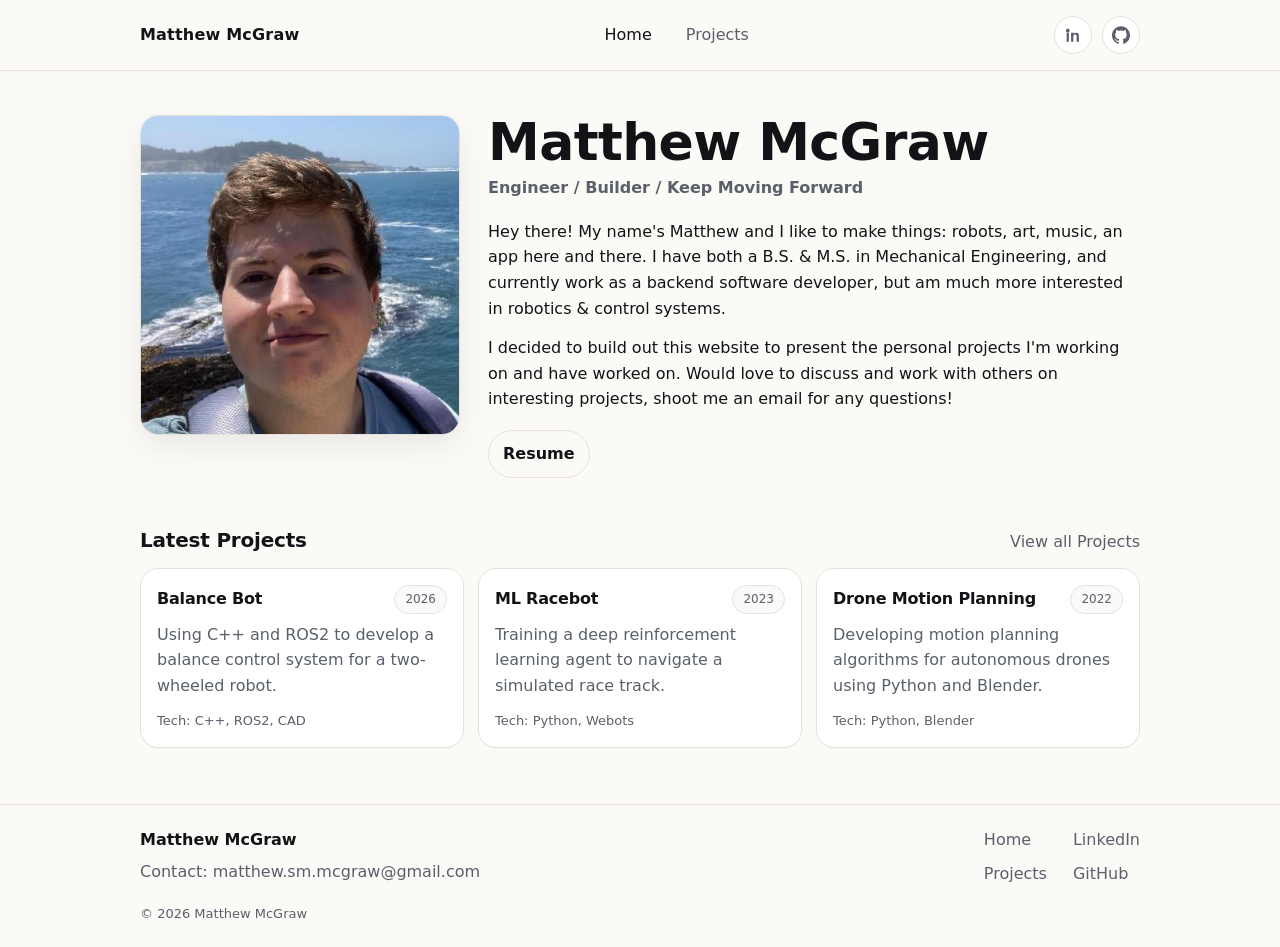
<file: index.html>
<!DOCTYPE html>
<html lang="en">

<head>
  <meta charset="utf-8" />
  <meta name="viewport" content="width=device-width, initial-scale=1" />
  <title>Matthew McGraw — Portfolio</title>
  <meta name="description" content="Projects and write-ups by Matthew McGraw." />
  <link rel="stylesheet" href="/style.css" />
</head>

<body>
  <header class="site-header">
    <div class="container header-inner">
      <a class="brand" href="/">Matthew McGraw</a>

      <nav class="nav">
        <a href="/" aria-current="page">Home</a>
        <a href="projects.html">Projects</a>
      </nav>

      <div class="social">
        <!-- Replace hrefs with yours -->
        <a class="icon-btn" href="https://www.linkedin.com/in/matthew-sm-mcgraw/" target="_blank" rel="noreferrer"
          aria-label="LinkedIn">
          <svg viewBox="0 0 24 24" aria-hidden="true">
            <path
              d="M4.98 3.5A2.5 2.5 0 1 1 5 8.5a2.5 2.5 0 0 1-.02-5ZM3.5 9h3v12h-3V9Zm7 0h2.9v1.64h.04c.4-.76 1.38-1.56 2.84-1.56 3.04 0 3.6 2 3.6 4.6V21h-3v-6.2c0-1.48-.03-3.38-2.06-3.38-2.06 0-2.38 1.6-2.38 3.27V21h-3V9Z" />
          </svg>
        </a>
        <!-- GitHub icon -->
        <a href="https://github.com/matthew-mcgraw" class="icon-btn" aria-label="GitHub" target="_blank" rel="noopener">
          <svg viewBox="0 0 24 24" xmlns="http://www.w3.org/2000/svg">
            <path
              d="M12 .297c-6.63 0-12 5.373-12 12 0 5.303 3.438 9.8 8.205 11.385.6.113.82-.258.82-.577 0-.285-.01-1.04-.015-2.04-3.338.724-4.042-1.61-4.042-1.61C4.422 18.07 3.633 17.7 3.633 17.7c-1.087-.744.084-.729.084-.729 1.205.084 1.838 1.236 1.838 1.236 1.07 1.835 2.809 1.305 3.495.998.108-.776.417-1.305.76-1.605-2.665-.3-5.466-1.332-5.466-5.93 0-1.31.465-2.38 1.235-3.22-.135-.303-.54-1.523.105-3.176 0 0 1.005-.322 3.3 1.23.96-.267 1.98-.399 3-.405 1.02.006 2.04.138 3 .405 2.28-1.552 3.285-1.23 3.285-1.23.645 1.653.24 2.873.12 3.176.765.84 1.23 1.91 1.23 3.22 0 4.61-2.805 5.625-5.475 5.92.42.36.81 1.096.81 2.22 0 1.606-.015 2.896-.015 3.286 0 .315.21.69.825.57C20.565 22.092 24 17.592 24 12.297c0-6.627-5.373-12-12-12" />
          </svg>
        </a>
      </div>

    </div>
    </div>
  </header>

  <main id="content">
    <section class="hero">
      <div class="container hero-inner">
        <div class="hero-media">
          <!-- Put your image at /assets/portrait.jpg (or change the src) -->
          <img src="/assets/portrait.jpg" alt="Portrait of Matthew McGraw" loading="eager" />
        </div>

        <div class="hero-copy">
          <h1>Matthew McGraw</h1>
          <p class="kicker">Engineer / Builder / Keep Moving Forward</p>

          <p class="lede">
            Hey there! My name's Matthew and I like to make things: robots, art, music, an app
            here and there. I have both a B.S. & M.S. in Mechanical Engineering, and currently
            work as a backend software developer, but am much more interested in robotics &
            control systems.
          </p>

          <p class="lede">
            I decided to build out this website to present the personal projects I'm working on
            and have worked on. Would love to discuss and work with others on interesting projects,
            shoot me an email for any questions!
          </p>

          <div class="cta-row">

            <a class="btn btn-ghost" href="/assets/Matthew-McGraw-Resume.pdf" target="_blank"
              rel="noreferrer">Resume</a>
          </div>
        </div>
      </div>
    </section>

    <section class="section">
      <div class="container section-head">
        <h2>Latest Projects</h2>
        <a class="text-link" href="projects.html">View all Projects</a>
      </div>

      <div class="container cards">
        <!-- Project card (duplicate as needed) -->
        <a class="card" href="https://github.com/" target="_blank" rel="noreferrer">
          <div class="card-top">
            <h3>Balance Bot</h3>
            <span class="pill">2026</span>
          </div>
          <p>Using C++ and ROS2 to develop a balance control system for a two-wheeled robot.</p>
          <div class="card-meta">
            <span>Tech: C++, ROS2, CAD</span>
          </div>
        </a>

        <a class="card" href="projects/dl_racebot.html">
          <div class="card-top">
            <h3>ML Racebot</h3>
            <span class="pill">2023</span>
          </div>
          <p>Training a deep reinforcement learning agent to navigate a simulated race track.</p>
          <div class="card-meta">
            <span>Tech: Python, Webots</span>
          </div>
        </a>

        <a class="card" href="projects/drone_mp.html">
          <div class="card-top">
            <h3>Drone Motion Planning</h3>
            <span class="pill">2022</span>
          </div>
          <p>Developing motion planning algorithms for autonomous drones using Python and Blender.</p>
          <div class="card-meta">
            <span>Tech: Python, Blender</span>
          </div>
        </a>

      </div>
    </section>

    <!-- <section class="section support">
      <div class="container support-inner">
        <h2>How to Support</h2>
        <p>
          Put your “support” blurb here (newsletter, GitHub sponsors, Patreon, hiring, collabs, etc.).
          Keep it friendly and direct.
        </p>
        <a class="btn" href="https://github.com/sponsors/" target="_blank" rel="noreferrer">Support / Sponsor</a>
      </div>
    </section> -->

    <footer class="site-footer">
      <div class="container footer-inner">
        <div>
          <p class="footer-title">Matthew McGraw</p>
          <p class="footer-sub">Contact: <a class="text-link"
              href="mailto:matthew.sm.mcgraw@gmail.com">matthew.sm.mcgraw@gmail.com</a></p>
        </div>
        <div class="footer-right">
          <div class="footer-links">
            <a href="/">Home</a>
            <a href="projects.html">Projects</a>
          </div>
          <div class="footer-links">
            <a href="https://www.linkedin.com/in/matthew-sm-mcgraw/" target="_blank" rel="noreferrer">LinkedIn</a>
            <a href="https://github.com/matthew-mcgraw" target="_blank" rel="noreferrer">GitHub</a>
          </div>
        </div>
      </div>
      <div class="container footer-bottom">
        <span>© <span id="y"></span> Matthew McGraw</span>
      </div>
    </footer>
    <script>document.getElementById("y").textContent = new Date().getFullYear();</script>
  </main>

  <script>
    document.getElementById("y").textContent = new Date().getFullYear();
  </script>
</body>

</html>
</file>
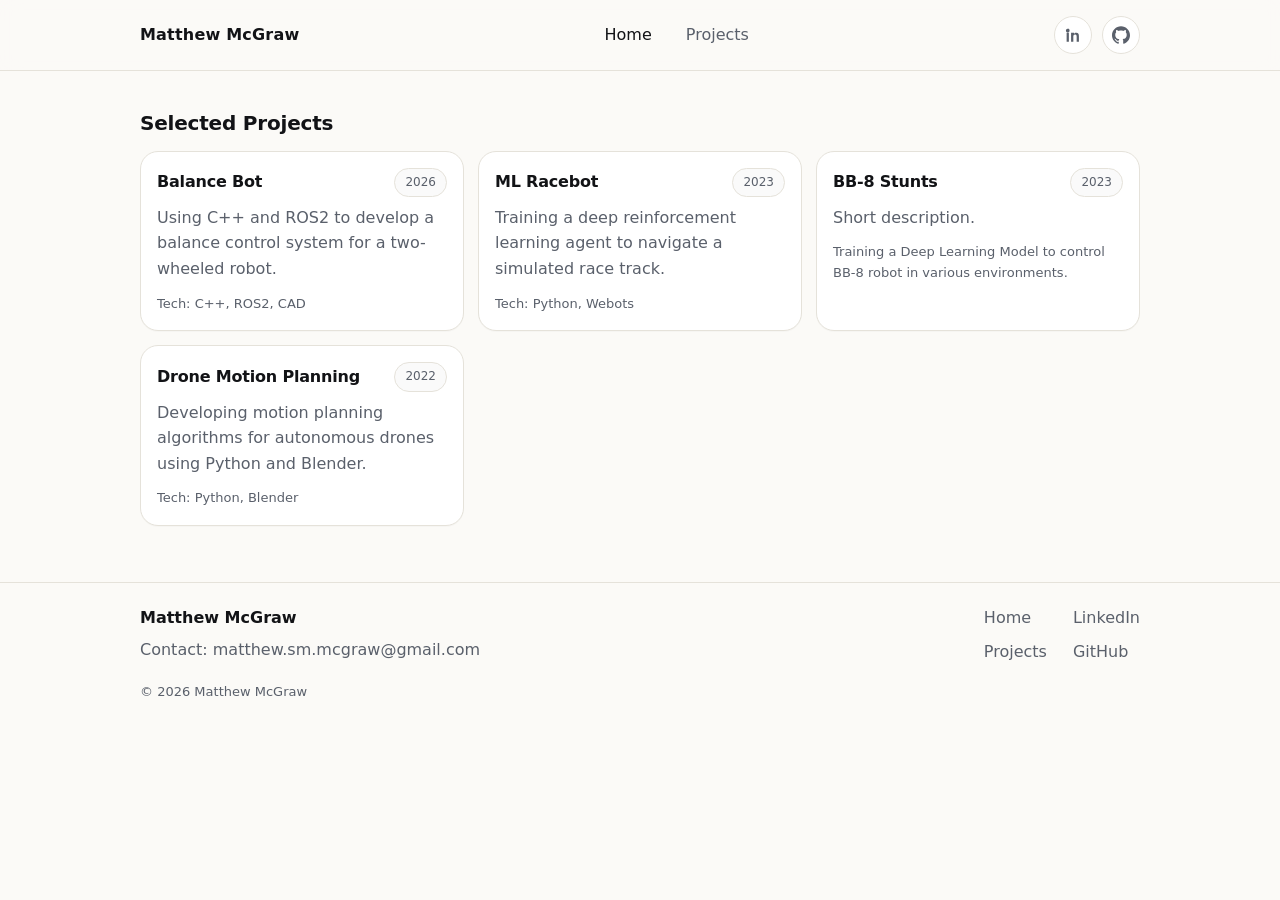
<file: projects.html>
<!DOCTYPE html>
<html lang="en">

<head>
    <meta charset="UTF-8">
    <meta name="viewport" content="width=device-width, initial-scale=1.0">
    <title>Projects | My Portfolio</title>
    <link rel="stylesheet" href="style.css">
</head>

<body>
    <header class="site-header">
        <div class="container header-inner">
            <a class="brand" href="/">Matthew McGraw</a>

            <nav class="nav">
                <a href="/" aria-current="page">Home</a>
                <a href="projects.html">Projects</a>
            </nav>

            <div class="social">
                <!-- Replace hrefs with yours -->
                <a class="icon-btn" href="https://www.linkedin.com/in/matthew-sm-mcgraw/" target="_blank"
                    rel="noreferrer" aria-label="LinkedIn">
                    <svg viewBox="0 0 24 24" aria-hidden="true">
                        <path
                            d="M4.98 3.5A2.5 2.5 0 1 1 5 8.5a2.5 2.5 0 0 1-.02-5ZM3.5 9h3v12h-3V9Zm7 0h2.9v1.64h.04c.4-.76 1.38-1.56 2.84-1.56 3.04 0 3.6 2 3.6 4.6V21h-3v-6.2c0-1.48-.03-3.38-2.06-3.38-2.06 0-2.38 1.6-2.38 3.27V21h-3V9Z" />
                    </svg>
                </a>
                <!-- GitHub icon -->
                <a href="https://github.com/matthew-mcgraw" class="icon-btn" aria-label="GitHub" target="_blank"
                    rel="noopener">
                    <svg viewBox="0 0 24 24" xmlns="http://www.w3.org/2000/svg">
                        <path
                            d="M12 .297c-6.63 0-12 5.373-12 12 0 5.303 3.438 9.8 8.205 11.385.6.113.82-.258.82-.577 0-.285-.01-1.04-.015-2.04-3.338.724-4.042-1.61-4.042-1.61C4.422 18.07 3.633 17.7 3.633 17.7c-1.087-.744.084-.729.084-.729 1.205.084 1.838 1.236 1.838 1.236 1.07 1.835 2.809 1.305 3.495.998.108-.776.417-1.305.76-1.605-2.665-.3-5.466-1.332-5.466-5.93 0-1.31.465-2.38 1.235-3.22-.135-.303-.54-1.523.105-3.176 0 0 1.005-.322 3.3 1.23.96-.267 1.98-.399 3-.405 1.02.006 2.04.138 3 .405 2.28-1.552 3.285-1.23 3.285-1.23.645 1.653.24 2.873.12 3.176.765.84 1.23 1.91 1.23 3.22 0 4.61-2.805 5.625-5.475 5.92.42.36.81 1.096.81 2.22 0 1.606-.015 2.896-.015 3.286 0 .315.21.69.825.57C20.565 22.092 24 17.592 24 12.297c0-6.627-5.373-12-12-12" />
                    </svg>
                </a>

            </div>
        </div>
    </header>

    <main id="main">
        <section class="section">
            <div class="container">
                <div class="section-head">
                    <h2>Selected Projects</h2>
                </div>

                <!-- This "cards" div triggers your 3-column grid layout [2] -->
                <div class="cards">

                    <!-- Project Card 1 -->
                    <a class="card" href="https://github.com/" target="_blank" rel="noreferrer">
                        <div class="card-top">
                            <h3>Balance Bot</h3>
                            <span class="pill">2026</span>
                        </div>
                        <p>Using C++ and ROS2 to develop a balance control system for a two-wheeled robot.</p>
                        <div class="card-meta">
                            <span>Tech: C++, ROS2, CAD</span>
                        </div>
                    </a>

                    <a class="card" href="projects/dl_racebot.html">
                        <div class="card-top">
                            <h3>ML Racebot</h3>
                            <span class="pill">2023</span>
                        </div>
                        <p>Training a deep reinforcement learning agent to navigate a simulated race track.</p>
                        <div class="card-meta">
                            <span>Tech: Python, Webots</span>
                        </div>
                    </a>

                    <a class="card" href="projects/bb8.html">
                        <div class="card-top">
                            <h3>BB-8 Stunts</h3>
                            <span class="pill">2023</span>
                        </div>
                        <p>Short description.</p>
                        <div class="card-meta">
                            <span>Training a Deep Learning Model to control BB-8 robot in various environments.</span>
                        </div>
                    </a>

                    <a class="card" href="projects/drone_mp.html">
                        <div class="card-top">
                            <h3>Drone Motion Planning</h3>
                            <span class="pill">2022</span>
                        </div>
                        <p>Developing motion planning algorithms for autonomous drones using Python and Blender.</p>
                        <div class="card-meta">
                            <span>Tech: Python, Blender</span>
                        </div>
                    </a>

                </div>
            </div>
        </section>
    </main>

    <footer class="site-footer">
        <div class="container footer-inner">
            <div>
                <p class="footer-title">Matthew McGraw</p>
                <p class="footer-sub">Contact: <a class="text-link"
                        href="mailto:matthew.sm.mcgraw@gmail.com">matthew.sm.mcgraw@gmail.com</a></p>
            </div>
            <div class="footer-right">
                <div class="footer-links">
                    <a href="/">Home</a>
                    <a href="projects.html">Projects</a>
                </div>
                <div class="footer-links">
                    <a href="https://www.linkedin.com/in/matthew-sm-mcgraw/" target="_blank"
                        rel="noreferrer">LinkedIn</a>
                    <a href="https://github.com/matthew-mcgraw" target="_blank" rel="noreferrer">GitHub</a>
                </div>
            </div>
        </div>
        <div class="container footer-bottom">
            <span>© <span id="y"></span> Matthew McGraw</span>
        </div>
    </footer>
    <script>document.getElementById("y").textContent = new Date().getFullYear();</script>
</body>

</html>
</file>
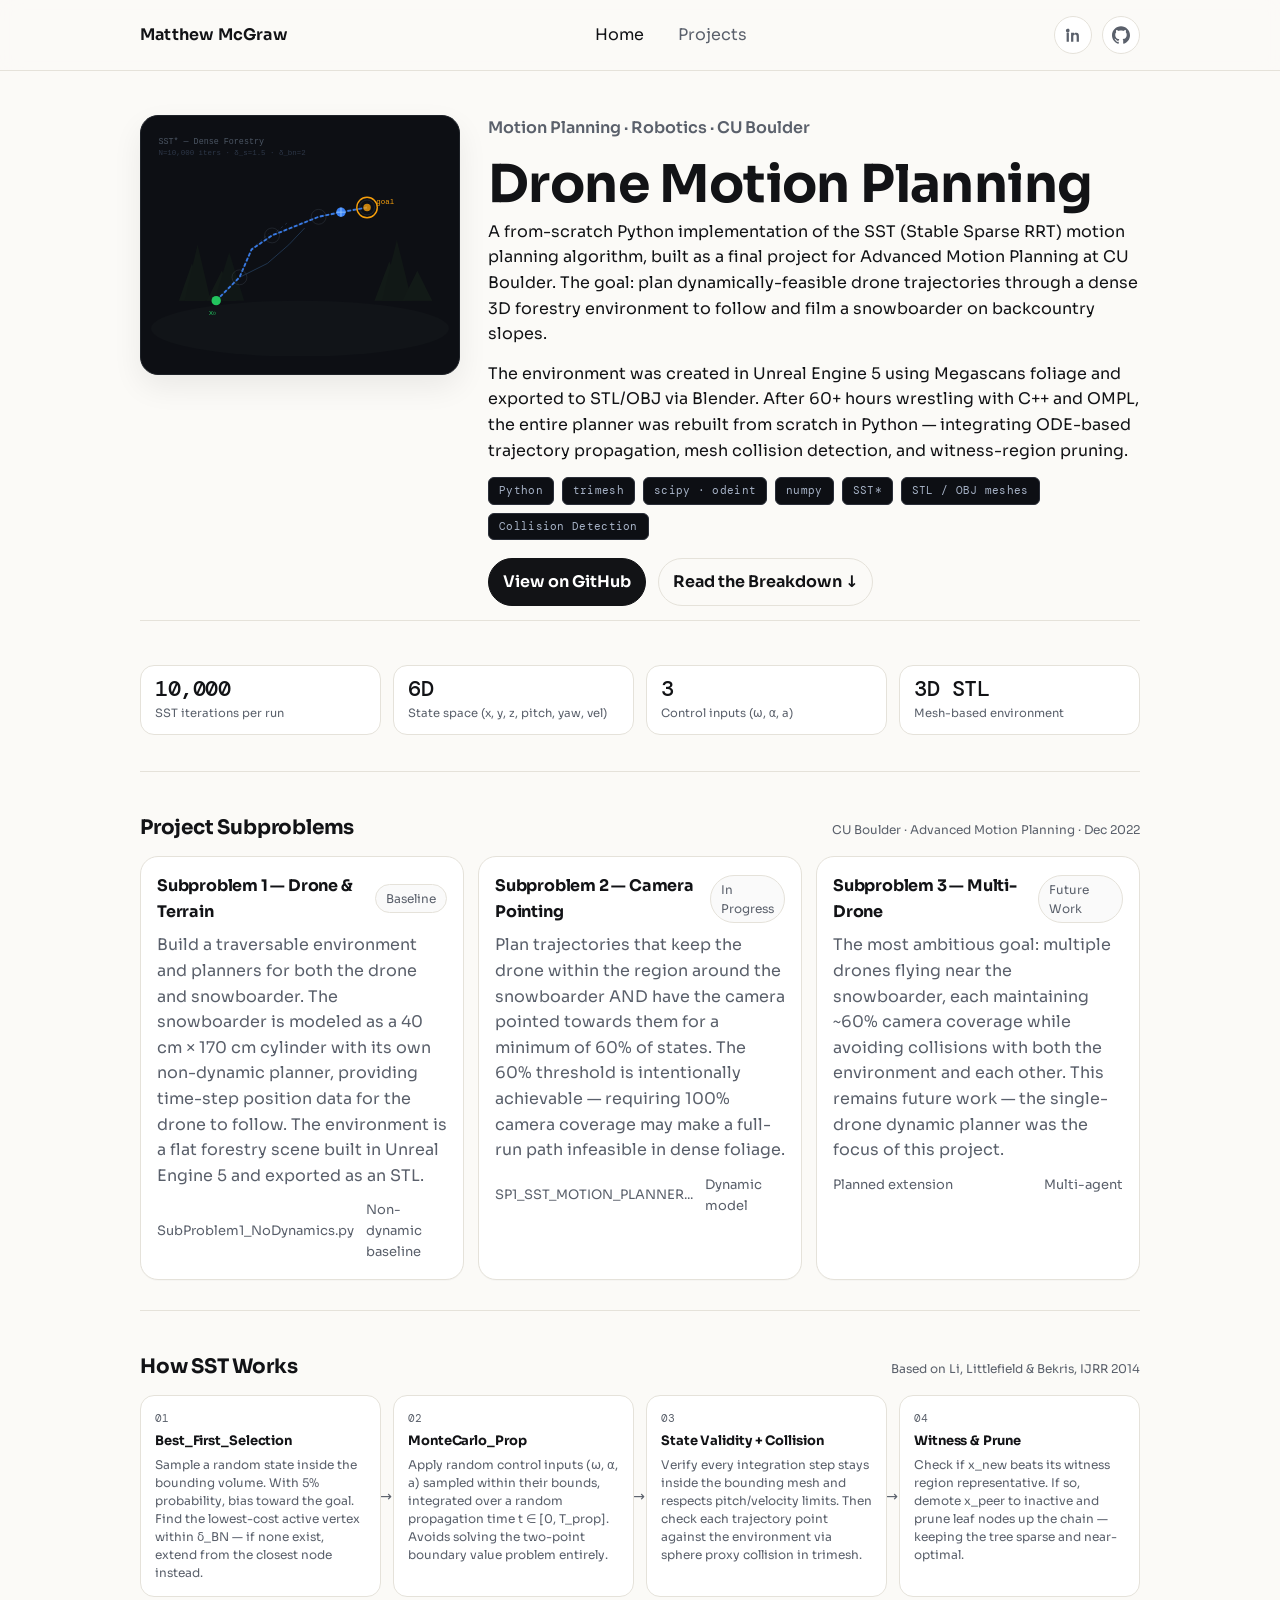
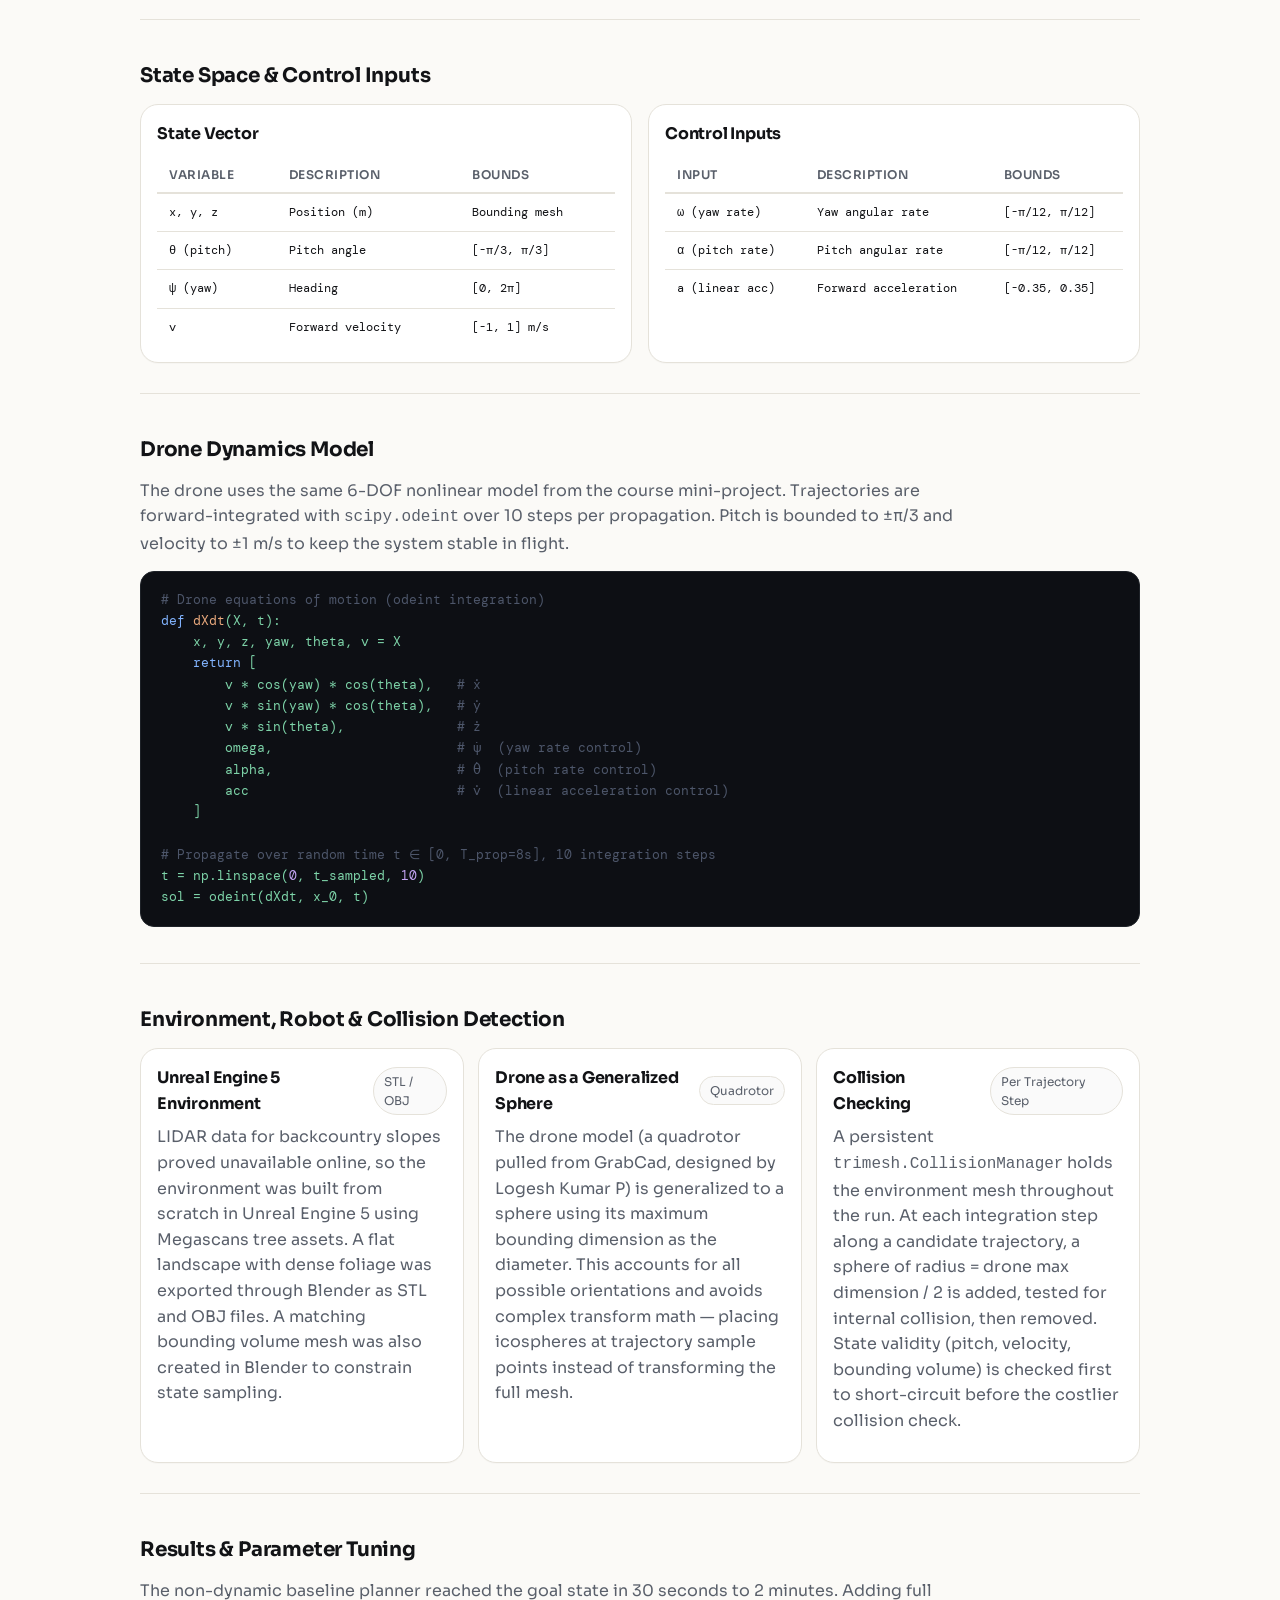
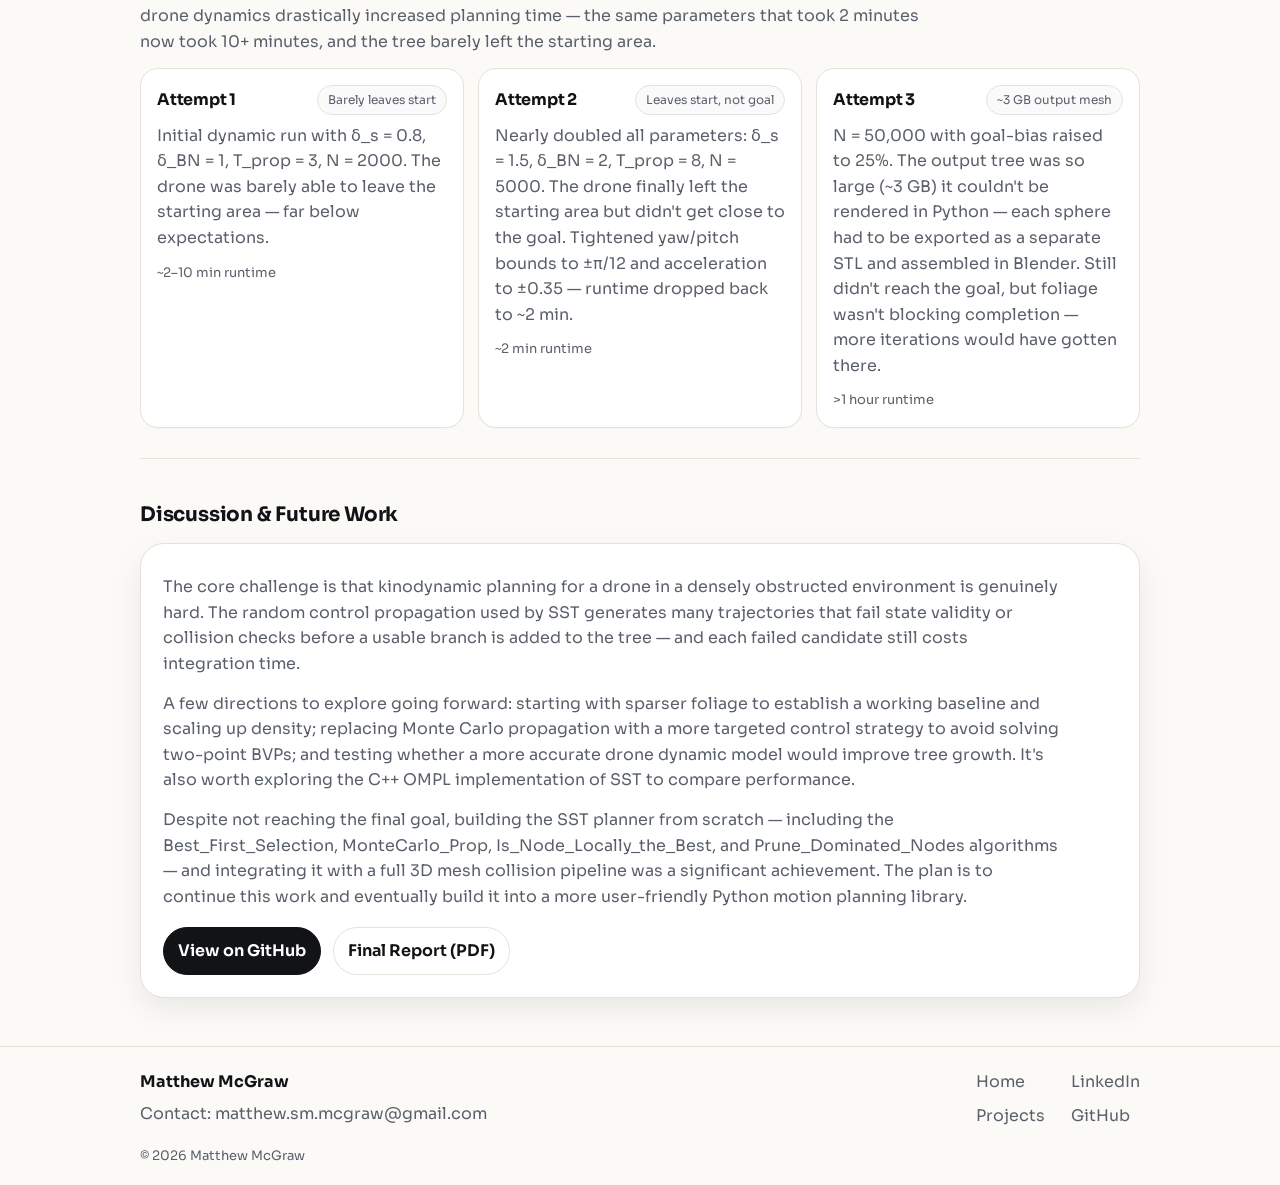
<file: projects/drone_mp.html>
<!DOCTYPE html>

<html lang="en">

<head>
  <meta charset="UTF-8" />
  <meta name="viewport" content="width=device-width, initial-scale=1.0" />
  <title>Drone Motion Planning — Matthew McGraw</title>
  <link rel="preconnect" href="https://fonts.googleapis.com" />
  <link rel="preconnect" href="https://fonts.gstatic.com" crossorigin />
  <link
    href="https://fonts.googleapis.com/css2?family=DM+Mono:wght@400;500&family=Sora:wght@400;500;600;700&display=swap"
    rel="stylesheet" />
  <link rel="stylesheet" href="../style.css">
  <link rel="stylesheet" href="../css/drone_mp.css">
</head>

<body>
  <header class="site-header">
    <div class="container header-inner">
      <a class="brand" href="/">Matthew McGraw</a>

      <nav class="nav">
        <a href="/" aria-current="page">Home</a>
        <a href="../projects.html">Projects</a>
      </nav>

      <div class="social">
        <!-- Replace hrefs with yours -->
        <a class="icon-btn" href="https://www.linkedin.com/in/matthew-sm-mcgraw/" target="_blank" rel="noreferrer"
          aria-label="LinkedIn">
          <svg viewBox="0 0 24 24" aria-hidden="true">
            <path
              d="M4.98 3.5A2.5 2.5 0 1 1 5 8.5a2.5 2.5 0 0 1-.02-5ZM3.5 9h3v12h-3V9Zm7 0h2.9v1.64h.04c.4-.76 1.38-1.56 2.84-1.56 3.04 0 3.6 2 3.6 4.6V21h-3v-6.2c0-1.48-.03-3.38-2.06-3.38-2.06 0-2.38 1.6-2.38 3.27V21h-3V9Z" />
          </svg>
        </a>
        <!-- GitHub icon -->
        <a href="https://github.com/matthew-mcgraw" class="icon-btn" aria-label="GitHub" target="_blank" rel="noopener">
          <svg viewBox="0 0 24 24" xmlns="http://www.w3.org/2000/svg">
            <path
              d="M12 .297c-6.63 0-12 5.373-12 12 0 5.303 3.438 9.8 8.205 11.385.6.113.82-.258.82-.577 0-.285-.01-1.04-.015-2.04-3.338.724-4.042-1.61-4.042-1.61C4.422 18.07 3.633 17.7 3.633 17.7c-1.087-.744.084-.729.084-.729 1.205.084 1.838 1.236 1.838 1.236 1.07 1.835 2.809 1.305 3.495.998.108-.776.417-1.305.76-1.605-2.665-.3-5.466-1.332-5.466-5.93 0-1.31.465-2.38 1.235-3.22-.135-.303-.54-1.523.105-3.176 0 0 1.005-.322 3.3 1.23.96-.267 1.98-.399 3-.405 1.02.006 2.04.138 3 .405 2.28-1.552 3.285-1.23 3.285-1.23.645 1.653.24 2.873.12 3.176.765.84 1.23 1.91 1.23 3.22 0 4.61-2.805 5.625-5.475 5.92.42.36.81 1.096.81 2.22 0 1.606-.015 2.896-.015 3.286 0 .315.21.69.825.57C20.565 22.092 24 17.592 24 12.297c0-6.627-5.373-12-12-12" />
          </svg>
        </a>

      </div>
    </div>
  </header>

  <!-- ── MAIN ── -->

  <main id="main">
    <div class="container">


      <!-- ── HERO ── -->
      <section class="hero">
        <div class="hero-inner">

          <!-- SVG visualisation of an SST tree in a 3D env -->
          <div class="hero-media">
            <svg class="sst-diagram" viewBox="0 0 320 240" fill="none" xmlns="http://www.w3.org/2000/svg">
              <!-- Ground / terrain shading -->
              <rect width="320" height="240" fill="#0d0f14" />
              <ellipse cx="160" cy="210" rx="160" ry="30" fill="#111418" />

              <!-- Forest silhouettes -->
              <g opacity="0.35">
                <polygon points="30,180 44,140 58,180" fill="#1e2f1e" />
                <polygon points="36,180 50,120 64,180" fill="#1a2a1a" />
                <polygon points="60,180 76,148 92,180" fill="#1e2f1e" />
                <polygon points="68,180 84,128 100,180" fill="#16261a" />
                <polygon points="240,180 256,138 272,180" fill="#1e2f1e" />
                <polygon points="248,180 264,115 280,180" fill="#1a2a1a" />
                <polygon points="270,180 286,148 302,180" fill="#1e2f1e" />
              </g>

              <!-- SST tree branches — collision-free paths -->
              <g stroke="#2c4a6e" stroke-width="1" opacity="0.7">
                <line class="tree-path" x1="70" y1="180" x2="95" y2="155" />
                <line class="tree-path" x1="95" y1="155" x2="125" y2="140" />
                <line class="tree-path" x1="95" y1="155" x2="108" y2="125" />
                <line class="tree-path" x1="108" y1="125" x2="130" y2="110" />
                <line class="tree-path" x1="130" y1="110" x2="155" y2="100" />
                <line class="tree-path" x1="125" y1="140" x2="148" y2="120" />
                <line class="tree-path" x1="148" y1="120" x2="165" y2="102" />
                <line class="tree-path" x1="155" y1="100" x2="180" y2="90" />
                <line class="tree-path" x1="180" y1="90" x2="204" y2="85" />
                <line class="tree-path" x1="204" y1="85" x2="232" y2="80" />
                <!-- pruned / inactive branches -->
                <line x1="130" y1="110" x2="148" y2="95" stroke="#2c3a52" stroke-dasharray="3 3" />
                <line x1="108" y1="125" x2="126" y2="108" stroke="#2c3a52" stroke-dasharray="3 3" />
              </g>

              <!-- Best path highlight -->
              <polyline points="70,180 95,155 108,125 130,110 155,100 180,90 204,85 232,80" stroke="#3b82f6"
                stroke-width="2" fill="none" opacity="0.9" stroke-dasharray="4 2" />

              <!-- Witness region circles -->
              <circle cx="95" cy="155" r="8" stroke="#4b5563" stroke-width="0.8" fill="none" opacity="0.4" />
              <circle cx="130" cy="110" r="8" stroke="#4b5563" stroke-width="0.8" fill="none" opacity="0.4" />
              <circle cx="180" cy="90" r="8" stroke="#4b5563" stroke-width="0.8" fill="none" opacity="0.4" />
              <circle cx="232" cy="80" r="8" stroke="#4b5563" stroke-width="0.8" fill="none" opacity="0.4" />

              <!-- Start node -->
              <circle cx="70" cy="180" r="5" fill="#22c55e" />
              <text x="62" y="195" fill="#22c55e" font-size="8" font-family="monospace">x₀</text>

              <!-- Drone (current best node) -->
              <circle class="drone-dot" cx="204" cy="85" r="5" fill="#3b82f6" />
              <!-- Drone propeller cross -->
              <line x1="199" y1="85" x2="209" y2="85" stroke="#93c5fd" stroke-width="1" />
              <line x1="204" y1="80" x2="204" y2="90" stroke="#93c5fd" stroke-width="1" />

              <!-- Goal region -->
              <circle class="goal-ring" cx="232" cy="80" r="11" stroke="#f59e0b" stroke-width="1.5" fill="none" />
              <circle cx="232" cy="80" r="4" fill="#f59e0b" opacity="0.8" />
              <text x="242" y="76" fill="#f59e0b" font-size="8" font-family="monospace">goal</text>

              <!-- Labels -->
              <text x="8" y="12" fill="#4b5563" font-size="9" font-family="monospace">SST* — Dense Forestry</text>
              <text x="8" y="24" fill="#2d3748" font-size="8" font-family="monospace">N=10,000 iters · δ_s=1.5 ·
                δ_bn=2</text>
            </svg>
          </div>

          <!-- Hero copy -->
          <div class="hero-copy">
            <p class="kicker">Motion Planning · Robotics · CU Boulder</p>
            <h1>Drone Motion Planning</h1>
            <p class="lede">
              A from-scratch Python implementation of the SST (Stable Sparse RRT) motion planning algorithm, built as a
              final project for Advanced Motion Planning at CU Boulder. The goal: plan dynamically-feasible drone
              trajectories through a dense 3D forestry environment to follow and film a snowboarder on backcountry
              slopes.
            </p>
            <p class="lede">
              The environment was created in Unreal Engine 5 using Megascans foliage and exported to STL/OBJ via
              Blender. After 60+ hours wrestling with C++ and OMPL, the entire planner was rebuilt from scratch in
              Python — integrating ODE-based trajectory propagation, mesh collision detection, and witness-region
              pruning.
            </p>

            <div class="tech-chips">
              <span class="chip">Python</span>
              <span class="chip">trimesh</span>
              <span class="chip">scipy · odeint</span>
              <span class="chip">numpy</span>
              <span class="chip">SST*</span>
              <span class="chip">STL / OBJ meshes</span>
              <span class="chip">Collision Detection</span>
            </div>

            <div class="cta-row">
              <a href="https://github.com" class="btn">View on GitHub</a>
              <a href="#algorithm" class="btn btn-ghost">Read the Breakdown ↓</a>
            </div>
          </div>

        </div>
      </section>

      <hr class="section-divider" />

      <!-- ── STATS ── -->
      <section class="section">
        <div class="stat-row">
          <div class="stat-box">
            <div class="stat-val">10,000</div>
            <div class="stat-label">SST iterations per run</div>
          </div>
          <div class="stat-box">
            <div class="stat-val">6D</div>
            <div class="stat-label">State space (x, y, z, pitch, yaw, vel)</div>
          </div>
          <div class="stat-box">
            <div class="stat-val">3</div>
            <div class="stat-label">Control inputs (ω, α, a)</div>
          </div>
          <div class="stat-box">
            <div class="stat-val">3D STL</div>
            <div class="stat-label">Mesh-based environment</div>
          </div>
        </div>
      </section>

      <hr class="section-divider" />

      <!-- ── OVERVIEW CARDS ── -->
      <section class="section" id="algorithm">
        <div class="section-head">
          <h2>Project Subproblems</h2>
          <span style="font-size:12px; color:var(--muted);">CU Boulder · Advanced Motion Planning · Dec 2022</span>
        </div>
        <div class="cards">

          <div class="card">
            <div class="card-top">
              <h3>Subproblem 1 — Drone &amp; Terrain</h3>
              <span class="pill">Baseline</span>
            </div>
            <p>
              Build a traversable environment and planners for both the drone and snowboarder. The snowboarder is
              modeled as a 40 cm × 170 cm cylinder with its own non-dynamic planner, providing time-step position data
              for the drone to follow. The environment is a flat forestry scene built in Unreal Engine 5 and exported as
              an STL.
            </p>
            <div class="card-meta">
              <span>SubProblem1_NoDynamics.py</span>
              <span>Non-dynamic baseline</span>
            </div>
          </div>

          <div class="card">
            <div class="card-top">
              <h3>Subproblem 2 — Camera Pointing</h3>
              <span class="pill">In Progress</span>
            </div>
            <p>
              Plan trajectories that keep the drone within the region around the snowboarder AND have the camera pointed
              towards them for a minimum of 60% of states. The 60% threshold is intentionally achievable — requiring
              100% camera coverage may make a full-run path infeasible in dense foliage.
            </p>
            <div class="card-meta">
              <span>SP1_SST_MOTION_PLANNER...</span>
              <span>Dynamic model</span>
            </div>
          </div>

          <div class="card">
            <div class="card-top">
              <h3>Subproblem 3 — Multi-Drone</h3>
              <span class="pill">Future Work</span>
            </div>
            <p>
              The most ambitious goal: multiple drones flying near the snowboarder, each maintaining ~60% camera
              coverage while avoiding collisions with both the environment and each other. This remains future work —
              the single-drone dynamic planner was the focus of this project.
            </p>
            <div class="card-meta">
              <span>Planned extension</span>
              <span>Multi-agent</span>
            </div>
          </div>

        </div>
      </section>

      <hr class="section-divider" />

      <!-- ── HOW SST WORKS PIPELINE ── -->
      <section class="section">
        <div class="section-head">
          <h2>How SST Works</h2>
          <span style="font-size:12px; color:var(--muted);">Based on Li, Littlefield &amp; Bekris, IJRR 2014</span>
        </div>

        <div class="pipeline">
          <div class="pipe-step">
            <div class="pipe-num">01</div>
            <h4>Best_First_Selection</h4>
            <p>Sample a random state inside the bounding volume. With 5% probability, bias toward the goal. Find the
              lowest-cost active vertex within δ_BN — if none exist, extend from the closest node instead.</p>
          </div>
          <div class="pipe-step">
            <div class="pipe-num">02</div>
            <h4>MonteCarlo_Prop</h4>
            <p>Apply random control inputs (ω, α, a) sampled within their bounds, integrated over a random propagation
              time t ∈ [0, T_prop]. Avoids solving the two-point boundary value problem entirely.</p>
          </div>
          <div class="pipe-step">
            <div class="pipe-num">03</div>
            <h4>State Validity + Collision</h4>
            <p>Verify every integration step stays inside the bounding mesh and respects pitch/velocity limits. Then
              check each trajectory point against the environment via sphere proxy collision in trimesh.</p>
          </div>
          <div class="pipe-step">
            <div class="pipe-num">04</div>
            <h4>Witness &amp; Prune</h4>
            <p>Check if x_new beats its witness region representative. If so, demote x_peer to inactive and prune leaf
              nodes up the chain — keeping the tree sparse and near-optimal.</p>
          </div>
        </div>
      </section>

      <hr class="section-divider" />

      <!-- ── STATE SPACE + CONTROL TABLE ── -->
      <section class="section">
        <div class="section-head">
          <h2>State Space &amp; Control Inputs</h2>
        </div>

        <div class="cards" style="grid-template-columns: 1fr 1fr; gap: 16px;">

          <div class="card">
            <h3 style="margin-bottom:10px;">State Vector</h3>
            <table class="state-table">
              <thead>
                <tr>
                  <th>Variable</th>
                  <th>Description</th>
                  <th>Bounds</th>
                </tr>
              </thead>
              <tbody>
                <tr>
                  <td>x, y, z</td>
                  <td>Position (m)</td>
                  <td>Bounding mesh</td>
                </tr>
                <tr>
                  <td>θ (pitch)</td>
                  <td>Pitch angle</td>
                  <td>[-π/3, π/3]</td>
                </tr>
                <tr>
                  <td>ψ (yaw)</td>
                  <td>Heading</td>
                  <td>[0, 2π]</td>
                </tr>
                <tr>
                  <td>v</td>
                  <td>Forward velocity</td>
                  <td>[-1, 1] m/s</td>
                </tr>
              </tbody>
            </table>
          </div>

          <div class="card">
            <h3 style="margin-bottom:10px;">Control Inputs</h3>
            <table class="state-table">
              <thead>
                <tr>
                  <th>Input</th>
                  <th>Description</th>
                  <th>Bounds</th>
                </tr>
              </thead>
              <tbody>
                <tr>
                  <td>ω (yaw rate)</td>
                  <td>Yaw angular rate</td>
                  <td>[-π/12, π/12]</td>
                </tr>
                <tr>
                  <td>α (pitch rate)</td>
                  <td>Pitch angular rate</td>
                  <td>[-π/12, π/12]</td>
                </tr>
                <tr>
                  <td>a (linear acc)</td>
                  <td>Forward acceleration</td>
                  <td>[-0.35, 0.35]</td>
                </tr>
              </tbody>
            </table>
          </div>

        </div>
      </section>

      <hr class="section-divider" />

      <!-- ── DYNAMICS MODEL ── -->
      <section class="section">
        <div class="section-head">
          <h2>Drone Dynamics Model</h2>
        </div>
        <p style="color:var(--muted); max-width:68ch; margin: 0 0 12px;">
          The drone uses the same 6-DOF nonlinear model from the course mini-project. Trajectories are
          forward-integrated with <code>scipy.odeint</code> over 10 steps per propagation. Pitch is bounded to ±π/3 and
          velocity to ±1 m/s to keep the system stable in flight.
        </p>
        <div class="algo-block">
          <pre><span class="comment"># Drone equations of motion (odeint integration)</span>
<span class="keyword">def</span> <span class="fn">dXdt</span>(X, t):
    x, y, z, yaw, theta, v = X
    <span class="keyword">return</span> [
        v * cos(yaw) * cos(theta),   <span class="comment"># ẋ</span>
        v * sin(yaw) * cos(theta),   <span class="comment"># ẏ</span>
        v * sin(theta),              <span class="comment"># ż</span>
        omega,                       <span class="comment"># ψ̇  (yaw rate control)</span>
        alpha,                       <span class="comment"># θ̇  (pitch rate control)</span>
        acc                          <span class="comment"># v̇  (linear acceleration control)</span>
    ]
 
<span class="comment"># Propagate over random time t ∈ [0, T_prop=8s], 10 integration steps</span>
t = np.linspace(<span class="num">0</span>, t_sampled, <span class="num">10</span>)
sol = odeint(dXdt, x_0, t)</pre>
        </div>
      </section>

      <hr class="section-divider" />

      <!-- ── ENVIRONMENT & ROBOT ── -->
      <section class="section">
        <div class="section-head">
          <h2>Environment, Robot &amp; Collision Detection</h2>
        </div>
        <div class="cards">
          <div class="card">
            <div class="card-top">
              <h3>Unreal Engine 5 Environment</h3>
              <span class="pill">STL / OBJ</span>
            </div>
            <p>LIDAR data for backcountry slopes proved unavailable online, so the environment was built from scratch in
              Unreal Engine 5 using Megascans tree assets. A flat landscape with dense foliage was exported through
              Blender as STL and OBJ files. A matching bounding volume mesh was also created in Blender to constrain
              state sampling.</p>
          </div>
          <div class="card">
            <div class="card-top">
              <h3>Drone as a Generalized Sphere</h3>
              <span class="pill">Quadrotor</span>
            </div>
            <p>The drone model (a quadrotor pulled from GrabCad, designed by Logesh Kumar P) is generalized to a sphere
              using its maximum bounding dimension as the diameter. This accounts for all possible orientations and
              avoids complex transform math — placing icospheres at trajectory sample points instead of transforming the
              full mesh.</p>
          </div>
          <div class="card">
            <div class="card-top">
              <h3>Collision Checking</h3>
              <span class="pill">Per Trajectory Step</span>
            </div>
            <p>A persistent <code>trimesh.CollisionManager</code> holds the environment mesh throughout the run. At each
              integration step along a candidate trajectory, a sphere of radius = drone max dimension / 2 is added,
              tested for internal collision, then removed. State validity (pitch, velocity, bounding volume) is checked
              first to short-circuit before the costlier collision check.</p>
          </div>
        </div>
      </section>

      <hr class="section-divider" />

      <!-- ── RESULTS ── -->
      <section class="section">
        <div class="section-head">
          <h2>Results &amp; Parameter Tuning</h2>
        </div>
        <p style="color:var(--muted); max-width:68ch; margin: 0 0 14px;">
          The non-dynamic baseline planner reached the goal state in 30 seconds to 2 minutes. Adding full drone dynamics
          drastically increased planning time — the same parameters that took 2 minutes now took 10+ minutes, and the
          tree barely left the starting area.
        </p>
        <div class="cards" style="grid-template-columns: repeat(3,1fr);">
          <div class="card">
            <div class="card-top">
              <h3>Attempt 1</h3>
              <span class="pill">Barely leaves start</span>
            </div>
            <p>Initial dynamic run with δ_s = 0.8, δ_BN = 1, T_prop = 3, N = 2000. The drone was barely able to leave
              the starting area — far below expectations.</p>
            <div class="card-meta"><span>~2–10 min runtime</span></div>
          </div>
          <div class="card">
            <div class="card-top">
              <h3>Attempt 2</h3>
              <span class="pill">Leaves start, not goal</span>
            </div>
            <p>Nearly doubled all parameters: δ_s = 1.5, δ_BN = 2, T_prop = 8, N = 5000. The drone finally left the
              starting area but didn't get close to the goal. Tightened yaw/pitch bounds to ±π/12 and acceleration to
              ±0.35 — runtime dropped back to ~2 min.</p>
            <div class="card-meta"><span>~2 min runtime</span></div>
          </div>
          <div class="card">
            <div class="card-top">
              <h3>Attempt 3</h3>
              <span class="pill">~3 GB output mesh</span>
            </div>
            <p>N = 50,000 with goal-bias raised to 25%. The output tree was so large (~3 GB) it couldn't be rendered in
              Python — each sphere had to be exported as a separate STL and assembled in Blender. Still didn't reach the
              goal, but foliage wasn't blocking completion — more iterations would have gotten there.</p>
            <div class="card-meta"><span>&gt;1 hour runtime</span></div>
          </div>
        </div>
      </section>

      <hr class="section-divider" />

      <!-- ── DISCUSSION ── -->
      <section class="section">
        <div class="section-head">
          <h2>Discussion &amp; Future Work</h2>
        </div>
        <div class="support-inner">
          <p>
            The core challenge is that kinodynamic planning for a drone in a densely obstructed environment is genuinely
            hard. The random control propagation used by SST generates many trajectories that fail state validity or
            collision checks before a usable branch is added to the tree — and each failed candidate still costs
            integration time.
          </p>
          <p>
            A few directions to explore going forward: starting with sparser foliage to establish a working baseline and
            scaling up density; replacing Monte Carlo propagation with a more targeted control strategy to avoid solving
            two-point BVPs; and testing whether a more accurate drone dynamic model would improve tree growth. It's also
            worth exploring the C++ OMPL implementation of SST to compare performance.
          </p>
          <p>
            Despite not reaching the final goal, building the SST planner from scratch — including the
            Best_First_Selection, MonteCarlo_Prop, Is_Node_Locally_the_Best, and Prune_Dominated_Nodes algorithms — and
            integrating it with a full 3D mesh collision pipeline was a significant achievement. The plan is to continue
            this work and eventually build it into a more user-friendly Python motion planning library.
          </p>
          <div class="cta-row">
            <a href="https://github.com" class="btn">View on GitHub</a>
            <a href="../assets/McGrawMatthew_FinalReport_Revised.pdf" class="btn btn-ghost">Final Report (PDF)</a>
          </div>
        </div>
      </section>

    </div><!-- /.container -->
  </main>

  <!-- ── FOOTER ── -->

  <footer class="site-footer">
    <div class="container footer-inner">
      <div>
        <p class="footer-title">Matthew McGraw</p>
        <p class="footer-sub">Contact: <a class="text-link"
            href="mailto:matthew.sm.mcgraw@gmail.com">matthew.sm.mcgraw@gmail.com</a></p>
      </div>
      <div class="footer-right">
        <div class="footer-links">
          <a href="/">Home</a>
          <a href="../projects.html">Projects</a>
        </div>
        <div class="footer-links">
          <a href="https://www.linkedin.com/in/matthew-sm-mcgraw/" target="_blank" rel="noreferrer">LinkedIn</a>
          <a href="https://github.com/matthew-mcgraw" target="_blank" rel="noreferrer">GitHub</a>
        </div>
      </div>
    </div>
    <div class="container footer-bottom">
      <span>© <span id="y"></span> Matthew McGraw</span>
    </div>
  </footer>
  <script>document.getElementById("y").textContent = new Date().getFullYear();</script>

</body>

</html>
</file>
<file: style.css>
/*
 * style.css — Base stylesheet
 * ─────────────────────────────────────────────────────────────
 * Shared across every page on the site. Contains design tokens,
 * resets, layout primitives, and all reusable components.
 *
 * Each project page has its own companion stylesheet for styles
 * that are unique to that page:
 *   css/drone_mp.css   — Drone Motion Planning page
 *   css/dl_racebot.css — DL RaceBot page
 *   css/bb8.css        — BB-8 Stunts page
 *
 * Load order in each project page's <head>:
 *   <link rel="stylesheet" href="../style.css">
 *   <link rel="stylesheet" href="../css/[page].css">
 * ─────────────────────────────────────────────────────────────
 */


/* ─────────────────────────────────────────────────────────────
   DESIGN TOKENS
   Global CSS custom properties (variables). Every colour, shadow,
   and radius in the site references these — change a value here
   and it updates everywhere automatically.
   ───────────────────────────────────────────────────────────── */
:root {
  --bg:     #fbfaf7;                       /* off-white page background */
  --ink:    #121316;                       /* near-black for text and filled buttons */
  --muted:  #5a606b;                       /* secondary text, labels, meta info */
  --line:   #e5e2da;                       /* borders and dividers */
  --card:   #ffffff;                       /* card / surface background */
  --shadow: 0 12px 30px rgba(0,0,0,.07);  /* standard elevation shadow */
  --radius: 18px;                          /* default border-radius for cards/media */
}


/* ─────────────────────────────────────────────────────────────
   RESET & BASE
   Minimal reset so browsers render consistently. box-sizing is
   set globally so padding never unexpectedly expands elements.
   ───────────────────────────────────────────────────────────── */
*, *::before, *::after {
  box-sizing: border-box;
}

html, body {
  margin: 0;
  padding: 0;
  overflow-y: scroll;
}

/* html {
  overflow-y: scroll;
} */

body {
  /* System font stack — uses the OS's native sans-serif for speed
     and a familiar feel. Line-height 1.6 keeps body text readable. */
  font: 16px/1.6 ui-sans-serif, system-ui, -apple-system, Segoe UI, Roboto,
        Helvetica, Arial, "Apple Color Emoji", "Segoe UI Emoji";
  color: var(--ink);
  background: var(--bg);
}

/* Links inherit the surrounding text colour so they don't visually
   interrupt prose. Underlines are added where needed via specific
   component styles such as .text-link below. */
a {
  color: inherit;
  text-decoration: none;
}

/* Images are block-level and constrained to their container so they
   never overflow on small screens. */
img {
  max-width: 100%;
  display: block;
}


/* ─────────────────────────────────────────────────────────────
   LAYOUT — CONTAINER
   Single max-width wrapper used on every page. min() ensures it
   never exceeds 1040px on wide screens but fills 100% on mobile.
   The 20px horizontal padding keeps content off the screen edge.
   ───────────────────────────────────────────────────────────── */
.container {
  width: min(1040px, 100%);
  margin: 0 auto;
  padding: 0 20px;
}


/* ─────────────────────────────────────────────────────────────
   ACCESSIBILITY — SKIP LINK
   Hidden off-screen by default; snaps into view on keyboard focus
   so screen-reader and keyboard-only users can jump straight to
   main content without tabbing through the entire header.
   ───────────────────────────────────────────────────────────── */
.skip-link {
  position: absolute;
  left: -999px;
  top: 10px;
  background: var(--ink);
  color: #fff;
  padding: 10px 12px;
  border-radius: 10px;
}
.skip-link:focus {
  left: 10px;
  z-index: 999;
}


/* ─────────────────────────────────────────────────────────────
   HEADER
   Sticky header that stays at the top of the viewport while
   scrolling. The semi-transparent background + backdrop-filter
   creates a frosted-glass effect over the page content below.
   ───────────────────────────────────────────────────────────── */
.site-header {
  position: sticky;
  top: 0;
  z-index: 50;                            /* sits above all page content */
  background: rgba(251,250,247,.86);      /* --bg at 86% opacity */
  backdrop-filter: blur(10px);            /* blurs content scrolling underneath */
  border-bottom: 1px solid var(--line);
}

/* Flex row: brand on the left, nav in the centre, social on the right */
.header-inner {
  display: flex;
  align-items: center;
  justify-content: space-between;
  gap: 16px;
  padding: 14px 20px;
}

/* Site name / logo wordmark */
.brand {
  font-weight: 650;
  letter-spacing: .2px;
}


/* ─────────────────────────────────────────────────────────────
   NAVIGATION
   Horizontal link row inside the header. The aria-current="page"
   attribute marks the active link and receives the full --ink
   colour to indicate which page you are on.
   ───────────────────────────────────────────────────────────── */
.nav {
  display: flex;
  gap: 14px;
  align-items: center;
}

.nav a {
  padding: 8px 10px;
  border-radius: 12px;
  color: var(--muted);
}

.nav a[aria-current="page"] {
  color: var(--ink);        /* active page link gets full contrast */
}

.nav a:hover {
  background: rgba(0,0,0,.04);
  color: var(--ink);
}


/* ─────────────────────────────────────────────────────────────
   SOCIAL ICON BUTTONS
   Small circular buttons used in the header for GitHub, LinkedIn,
   etc. The SVG fills with currentColor so the hover state only
   needs to update the text colour to change the icon tint.
   ───────────────────────────────────────────────────────────── */
.social {
  display: flex;
  gap: 10px;
  align-items: center;
}

.icon-btn {
  width: 38px;
  height: 38px;
  border: 1px solid var(--line);
  border-radius: 999px;       /* large value guarantees a perfect circle */
  display: grid;
  place-items: center;
  background: var(--card);
}

.icon-btn svg {
  width: 18px;
  height: 18px;
  fill: currentColor;
  color: var(--muted);
}

.icon-btn:hover {
  box-shadow: var(--shadow);
  transform: translateY(-1px);
}

.icon-btn:hover svg {
  color: var(--ink);
}


/* ─────────────────────────────────────────────────────────────
   HERO SECTION
   Two-column grid: a fixed-width media panel on the left (image
   or video) and the copy column (headline, description, CTAs) on
   the right taking the remaining space.
   ───────────────────────────────────────────────────────────── */
.hero {
  padding: 44px 0 10px;
}

.hero-inner {
  display: grid;
  grid-template-columns: 320px 1fr;  /* left column fixed, right fills space */
  gap: 28px;
  align-items: start;
}

/* The image / video container on the left side of the hero */
.hero-media {
  border-radius: var(--radius);
  overflow: hidden;
  border: 1px solid var(--line);
  background: var(--card);
  box-shadow: var(--shadow);
}

.hero-media img {
  width: 100%;
  height: auto;
}

/* Hero headline — clamp() creates fluid type that scales between
   36px at narrow viewports and 52px at wide ones. */
.hero-copy h1 {
  margin: 0 0 6px;
  font-size: clamp(36px, 5vw, 52px);
  line-height: 1.05;
  letter-spacing: -.6px;
}

/* Small category / context label that appears above the headline */
.kicker {
  margin: 0 0 18px;
  color: var(--muted);
  font-weight: 600;
}

/* One or two sentences of intro text below the headline.
   max-width: 70ch keeps lines at a comfortable reading length. */
.lede {
  margin: 0 0 14px;
  color: var(--ink);
  max-width: 70ch;
}

/* Row of call-to-action buttons below the lede */
.cta-row {
  display: flex;
  gap: 12px;
  flex-wrap: wrap;
  margin-top: 18px;
}


/* ─────────────────────────────────────────────────────────────
   BUTTONS
   Two variants share the same pill shape (border-radius: 999px)
   and lift slightly on hover via a translateY transform.

     .btn        — filled dark button, primary action
     .btn-ghost  — transparent outline button, secondary action
   ───────────────────────────────────────────────────────────── */
.btn {
  display: inline-flex;
  align-items: center;
  justify-content: center;
  padding: 10px 14px;
  border-radius: 999px;
  border: 1px solid var(--ink);
  background: var(--ink);
  color: #fff;
  font-weight: 650;
}

.btn:hover {
  transform: translateY(-1px);
  box-shadow: var(--shadow);
}

.btn-ghost {
  background: transparent;
  color: var(--ink);
  border: 1px solid var(--line);
}

.btn-ghost:hover {
  border-color: var(--ink);
}


/* ─────────────────────────────────────────────────────────────
   SECTION
   Generic content section with vertical breathing room above and
   below. .section-head is a flex row with a heading on the left
   and an optional "see all" link on the right.
   ───────────────────────────────────────────────────────────── */
.section {
  padding: 26px 0 18px;
}

.section-head {
  display: flex;
  align-items: baseline;
  justify-content: space-between;
  gap: 16px;
  margin-top: 10px;
  margin-bottom: 12px;
}

/* Section headings are slightly smaller than a default h2 so they
   don't compete visually with the hero headline. */
h2 {
  margin: 0;
  font-size: 20px;
  letter-spacing: -.2px;
}

/* Inline text link with a transparent underline that animates in
   on hover, giving a subtle interactive indicator. */
.text-link {
  color: var(--muted);
  border-bottom: 1px solid transparent;
}

.text-link:hover {
  color: var(--ink);
  border-bottom-color: var(--ink);
}


/* ─────────────────────────────────────────────────────────────
   CARDS GRID
   Three-column responsive grid of cards. Each card is a white
   surface with a border, a faint bottom shadow at rest, and a
   more pronounced lift effect on hover.
   ───────────────────────────────────────────────────────────── */
.cards {
  display: grid;
  grid-template-columns: repeat(3, minmax(0, 1fr));
  gap: 14px;
  padding-bottom: 8px;
}

.card {
  background: var(--card);
  border: 1px solid var(--line);
  border-radius: var(--radius);
  padding: 16px;
  box-shadow: 0 1px 0 rgba(0,0,0,.02);   /* subtle bottom shadow at rest */
}

.card:hover {
  box-shadow: var(--shadow);
  transform: translateY(-1px);
  border-color: rgba(18,19,22,.18);      /* slightly darker border on hover */
}

/* Top row inside a card: title on the left, pill label on the right */
.card-top {
  display: flex;
  align-items: center;
  justify-content: space-between;
  gap: 10px;
}

.card h3 {
  margin: 0;
  font-size: 16px;
  letter-spacing: -.2px;
}

.card p {
  margin: 8px 0 12px;
  color: var(--muted);
}

/* Bottom row of a card: supplementary info like file name or stats */
.card-meta {
  display: flex;
  align-items: center;
  justify-content: space-between;
  gap: 12px;
  color: var(--muted);
  font-size: 13px;
}

/* Small rounded tag used to label a card's type or category */
.pill {
  font-size: 12px;
  color: var(--muted);
  border: 1px solid var(--line);
  padding: 4px 10px;
  border-radius: 999px;
  background: rgba(0,0,0,.02);
}


/* ─────────────────────────────────────────────────────────────
   SUPPORT / ABOUT BLOCK
   A full-width highlighted panel used for "About this project"
   or "Built with" sections, typically at the bottom of a page.
   Slightly more rounded than a standard card to visually
   distinguish it as a section-level element.
   ───────────────────────────────────────────────────────────── */
.support {
  padding-top: 16px;
}

.support-inner {
  background: var(--card);
  border: 1px solid var(--line);
  border-radius: calc(var(--radius) + 6px);  /* extra rounding vs .card */
  padding: 22px;
  box-shadow: var(--shadow);
}

.support-inner p {
  color: var(--muted);
  margin: 8px 0 14px;
  max-width: 75ch;
}


/* ─────────────────────────────────────────────────────────────
   FOOTER
   Two-column layout: branding on the left, grouped link columns
   on the right. flex-wrap allows it to reflow to a single column
   on narrow screens without a dedicated media query.
   ───────────────────────────────────────────────────────────── */
.site-footer {
  margin-top: 30px;
  border-top: 1px solid var(--line);
  padding: 22px 0;
}

.footer-inner {
  display: flex;
  justify-content: space-between;
  gap: 18px;
  flex-wrap: wrap;
}

.footer-title {
  margin: 0;
  font-weight: 700;
}

.footer-sub {
  margin: 6px 0 0;
  color: var(--muted);
}

.footer-right {
  display: flex;
  gap: 26px;
  flex-wrap: wrap;
}

/* A vertical column of footer links, e.g. "Project" or "Contact" */
.footer-links {
  display: flex;
  flex-direction: column;
  gap: 8px;
  color: var(--muted);
}

.footer-links a:hover {
  color: var(--ink);
}

/* Small copyright / attribution line at the very bottom */
.footer-bottom {
  margin-top: 18px;
  color: var(--muted);
  font-size: 13px;
}


/* ─────────────────────────────────────────────────────────────
   RESPONSIVE BREAKPOINTS
   At 900px the hero collapses to a single column, the card grid
   goes to one column, and the nav is hidden to keep the header
   uncluttered on mobile (a common portfolio pattern).
   ───────────────────────────────────────────────────────────── */
@media (max-width: 900px) {
  .hero-inner { grid-template-columns: 1fr; }
  .hero-media { max-width: 420px; }
  .cards      { grid-template-columns: 1fr; }
  .nav        { display: none; }
}
</file>
<file: css/drone_mp.css>
/*
 * css/drone_mp.css — Drone Motion Planning page styles
 * ─────────────────────────────────────────────────────────────
 * Page-specific styles for drone_mp.html only.
 * Always load after the base stylesheet:
 *   <link rel="stylesheet" href="../style.css">
 *   <link rel="stylesheet" href="../css/drone_mp.css">
 *
 * Requires two Google Fonts loaded in the HTML <head>:
 *   Sora      — used for body text on this page
 *   DM Mono   — used for code blocks, chips, and table cells
 * ─────────────────────────────────────────────────────────────
 */


/* ─────────────────────────────────────────────────────────────
   FONT OVERRIDE
   This page uses Sora instead of the system sans-serif defined
   in style.css. The base font stack is kept as a fallback in
   case the Google Font fails to load.
   ───────────────────────────────────────────────────────────── */
body {
  font-family: 'Sora', ui-sans-serif, system-ui, sans-serif;
}


/* ─────────────────────────────────────────────────────────────
   HERO MEDIA — DARK SVG CANVAS
   Overrides the default light .hero-media from style.css with a
   dark background to frame the animated SST* path diagram SVG.
   min-height prevents the panel from collapsing before the SVG
   is rendered.
   ───────────────────────────────────────────────────────────── */
.hero-media {
  position: relative;
  background: #0d0f14;
  border-color: #1e2228;
  min-height: 260px;
  display: flex;
  align-items: center;
  justify-content: center;
  overflow: hidden;
}

/* Inner wrapper element for the canvas, if used */
.hero-media canvas-wrap {
  display: block;
  width: 100%;
}

/* The SVG diagram of the SST* tree — fills the panel width */
.sst-diagram {
  width: 100%;
  padding: 10px;
}


/* ─────────────────────────────────────────────────────────────
   SST* TREE ANIMATION
   Each branch of the tree draws itself in using a stroke-dasharray
   / stroke-dashoffset technique. nth-child delays stagger the
   branches so they appear sequentially rather than all at once.
   ───────────────────────────────────────────────────────────── */
.tree-path {
  stroke-dasharray: 300;
  stroke-dashoffset: 300;     /* starts fully "hidden" */
  animation: drawPath 2s ease forwards;
}

/* Stagger each successive branch by 0.2 seconds */
.tree-path:nth-child(2) { animation-delay: 0.2s; }
.tree-path:nth-child(3) { animation-delay: 0.4s; }
.tree-path:nth-child(4) { animation-delay: 0.6s; }
.tree-path:nth-child(5) { animation-delay: 0.8s; }

/* Drone node pulses to show the current best position in the tree */
.drone-dot {
  animation: pulseDrone 2s ease-in-out infinite;
}

/* Goal ring fades in and out to draw attention to the target */
.goal-ring {
  animation: pulseGoal 1.8s ease-in-out infinite;
}

/* Animates stroke-dashoffset from 300 → 0, "drawing" the path in */
@keyframes drawPath {
  to { stroke-dashoffset: 0; }
}

/* Drone node grows and fades slightly on each pulse cycle */
@keyframes pulseDrone {
  0%, 100% { r: 5; opacity: 1; }
  50%       { r: 7; opacity: 0.7; }
}

/* Goal ring stroke alternates between fully visible and nearly invisible */
@keyframes pulseGoal {
  0%, 100% { stroke-opacity: 1; }
  50%       { stroke-opacity: 0.3; }
}


/* ─────────────────────────────────────────────────────────────
   TECH CHIP BADGES
   Row of small dark monospace tags used in the hero to list the
   languages and libraries used in the project.
   ───────────────────────────────────────────────────────────── */
.tech-chips {
  display: flex;
  flex-wrap: wrap;
  gap: 8px;
  margin-top: 14px;
}

.chip {
  font-family: 'DM Mono', monospace;
  font-size: 11px;
  background: #0d0f14;        /* dark background matches the hero panel */
  color: #a8b4c8;             /* muted blue-grey text */
  border: 1px solid #2a2e38;
  padding: 4px 10px;
  border-radius: 6px;         /* slightly squared vs the pill-shaped .pill */
  letter-spacing: .3px;
}


/* ─────────────────────────────────────────────────────────────
   ALGORITHM HIGHLIGHT BLOCK
   Dark code panel used to display pseudocode or algorithm steps.
   The inner <pre> uses DM Mono and syntax-highlight span classes
   (.comment, .keyword, .fn, .num) for manual colour coding.
   ───────────────────────────────────────────────────────────── */
.algo-block {
  background: #0d0f14;
  border: 1px solid #1e2228;
  border-radius: 14px;
  padding: 18px 20px;
  margin: 14px 0;
}

.algo-block pre {
  font-family: 'DM Mono', monospace;
  font-size: 12.5px;
  color: #7dd3a8;         /* default token colour — green for readability */
  margin: 0;
  line-height: 1.7;
  white-space: pre-wrap;  /* wraps long lines rather than scrolling */
}

/* Syntax highlight token colours */
.algo-block .comment { color: #4d566a; }  /* dim grey — less important */
.algo-block .keyword { color: #82b4ff; }  /* blue — language keywords */
.algo-block .fn      { color: #e8a87c; }  /* orange — function names */
.algo-block .num     { color: #c5a5f5; }  /* purple — numeric literals */


/* ─────────────────────────────────────────────────────────────
   STATE SPACE TABLE
   Used to display the drone's state vector and control input
   variables. DM Mono for cell text keeps numeric values aligned.
   ───────────────────────────────────────────────────────────── */
.state-table {
  width: 100%;
  border-collapse: collapse;
  font-size: 13.5px;
  margin-top: 10px;
}

.state-table th {
  font-weight: 600;
  text-align: left;
  padding: 8px 12px;
  border-bottom: 2px solid var(--line);  /* slightly thicker header rule */
  color: var(--muted);
  font-size: 12px;
  text-transform: uppercase;
  letter-spacing: .5px;
}

.state-table td {
  padding: 9px 12px;
  border-bottom: 1px solid var(--line);
  font-family: 'DM Mono', monospace;
  font-size: 12px;
}

/* Remove the border on the last row so it doesn't double up with
   the card border below it */
.state-table tr:last-child td {
  border-bottom: none;
}

/* Subtle row hover highlight for scannability */
.state-table tr:hover td {
  background: rgba(0,0,0,.02);
}


/* ─────────────────────────────────────────────────────────────
   PIPELINE STEPS
   Four-column grid showing the numbered steps of the SST*
   algorithm. An arrow pseudo-element sits between each step
   using absolute positioning, hidden on the last step.
   ───────────────────────────────────────────────────────────── */
.pipeline {
  display: grid;
  grid-template-columns: repeat(4, 1fr);
  gap: 12px;
  margin-top: 12px;
}

.pipe-step {
  background: var(--card);
  border: 1px solid var(--line);
  border-radius: 14px;
  padding: 14px;
  position: relative;   /* needed to anchor the ::after arrow */
}

/* Arrow connector between steps — positioned just outside the right edge */
.pipe-step::after {
  content: '→';
  position: absolute;
  right: -12px;
  top: 50%;
  transform: translateY(-50%);
  color: var(--muted);
  font-size: 14px;
  z-index: 1;
}

/* No arrow after the final step */
.pipe-step:last-child::after {
  display: none;
}

/* Small monospace step number, e.g. "01", "02" */
.pipe-num {
  font-family: 'DM Mono', monospace;
  font-size: 11px;
  color: var(--muted);
  margin-bottom: 4px;
}

.pipe-step h4 {
  margin: 0 0 4px;
  font-size: 13px;
  letter-spacing: -.1px;
}

.pipe-step p {
  margin: 0;
  font-size: 12px;
  color: var(--muted);
  line-height: 1.5;
}


/* ─────────────────────────────────────────────────────────────
   STAT BOXES
   A row of metric cards, each showing a large numeric value and
   a small descriptive label below it. Used for quick-stats like
   "10,000 iterations", "6D state space", etc.
   ───────────────────────────────────────────────────────────── */
.stat-row {
  display: flex;
  gap: 12px;
  flex-wrap: wrap;
  margin: 14px 0;
}

.stat-box {
  flex: 1;
  min-width: 120px;
  background: var(--card);
  border: 1px solid var(--line);
  border-radius: 14px;
  padding: 12px 14px;
}

/* The large number / value displayed prominently */
.stat-box .stat-val {
  font-family: 'DM Mono', monospace;
  font-size: 22px;
  font-weight: 500;
  letter-spacing: -.5px;
  line-height: 1;
}

/* The small descriptive label below the value */
.stat-box .stat-label {
  font-size: 11.5px;
  color: var(--muted);
  margin-top: 4px;
}


/* ─────────────────────────────────────────────────────────────
   SECTION DIVIDER
   A lightweight <hr> alternative used between major sections
   on this page. Thinner and less prominent than a full border.
   ───────────────────────────────────────────────────────────── */
.section-divider {
  border: none;
  border-top: 1px solid var(--line);
  margin: 4px 0;
}


/* ─────────────────────────────────────────────────────────────
   RESPONSIVE BREAKPOINTS
   Pipeline collapses to 2 columns at 900px (hides arrows since
   they'd overlap) and to 1 column at 600px for very small screens.
   ───────────────────────────────────────────────────────────── */
@media (max-width: 900px) {
  .pipeline              { grid-template-columns: 1fr 1fr; }
  .pipe-step::after      { display: none; }   /* arrows don't work in 2-col */
}

@media (max-width: 600px) {
  .pipeline              { grid-template-columns: 1fr; }
}
</file>
